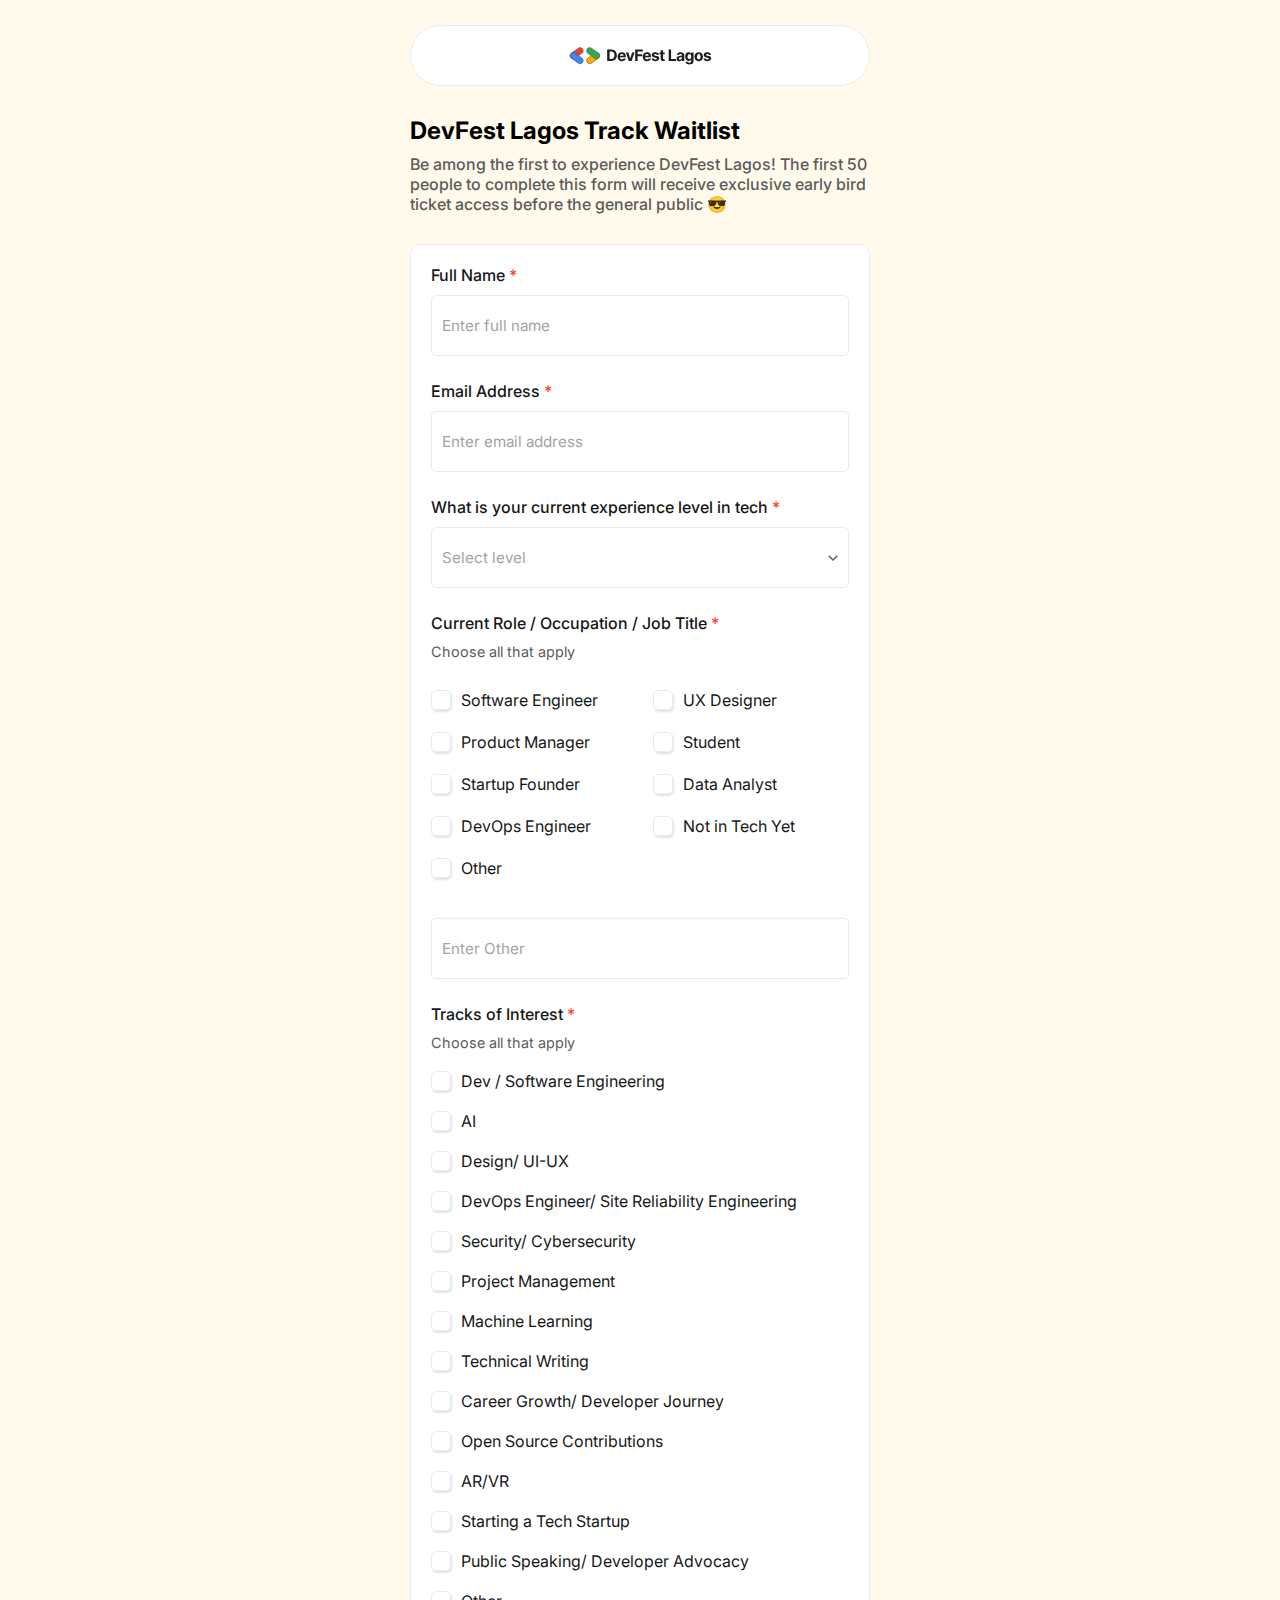
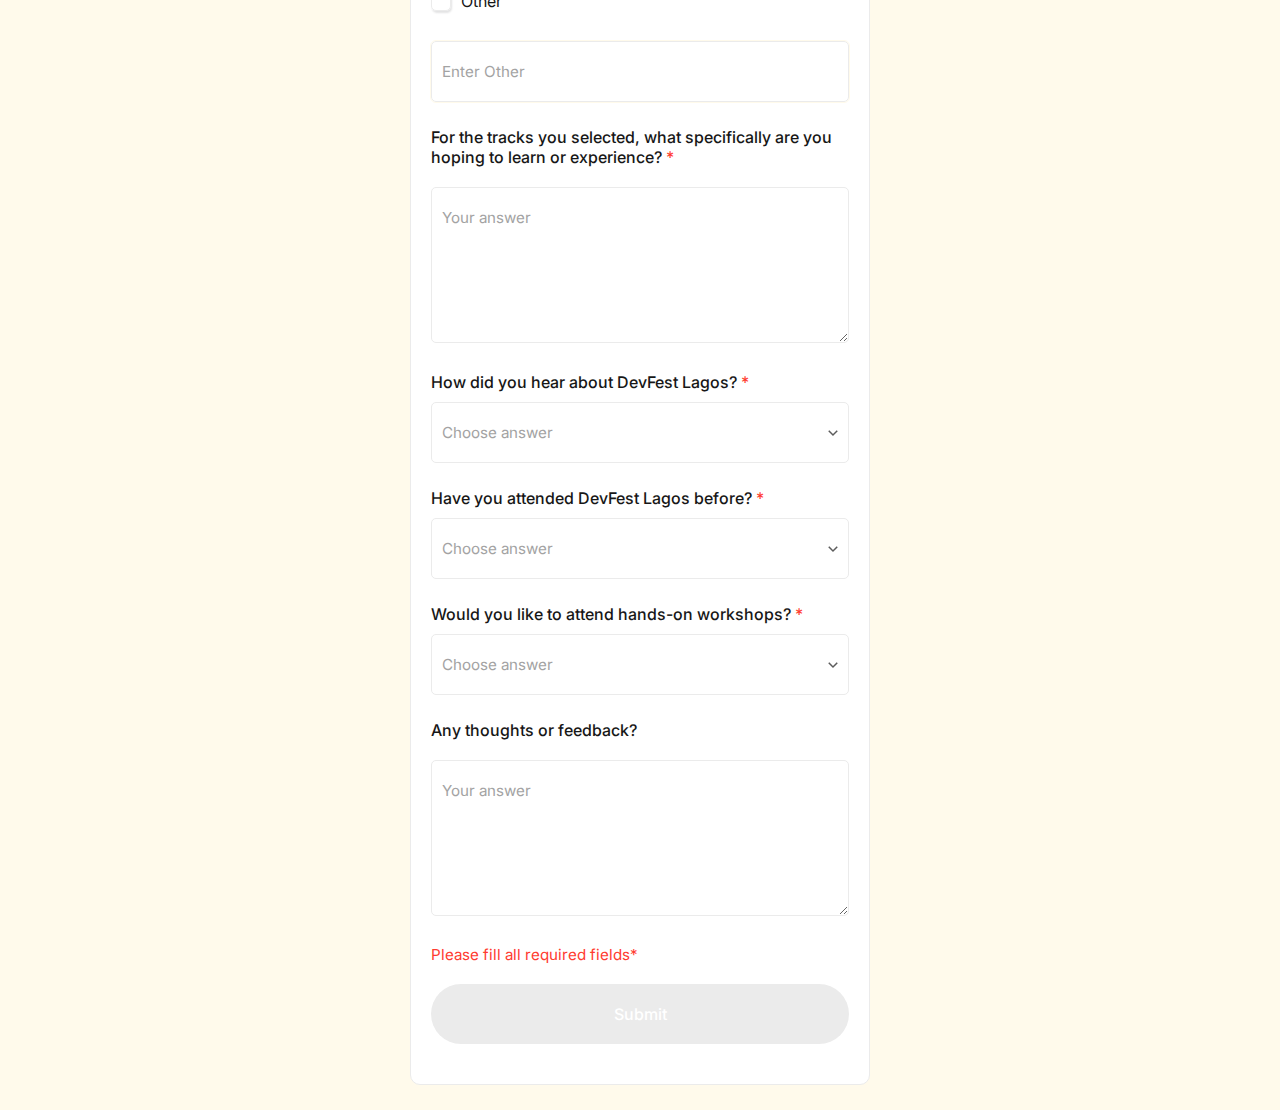
<file: index.html>
<!DOCTYPE html>
<html lang="en">
  <head>
    <meta charset="UTF-8" />
    <meta name="viewport" content="width=device-width, initial-scale=1.0" />
    <link rel="stylesheet" href="styles.css" />
    <title>DevFest Lagos - Track Waitlist</title>
  </head>
  <body>
    <section class="form-body container main-form-body">
      <header>
        <img src="./assets/logo.svg" alt="DevFest Logo" class="logo" />
      </header>
      <h1>DevFest Lagos Track Waitlist</h1>
      <p>
        Be among the first to experience DevFest Lagos! The first 50 people to
        complete this form will receive exclusive early bird ticket access
        before the general public 😎
      </p>
      <form class="form main-form" id="form">
        <label for="full-name" class="main-label"
          >Full Name&nbsp;<span class="asterisk">*</span></label
        >
        <input
          type="text"
          id="full-name"
          name="full_name"
          class="main-input"
          placeholder="Enter full name"
          required
        />

        <label for="email" class="main-label"
          >Email Address&nbsp;<span class="asterisk">*</span></label
        >
        <input
          type="email"
          id="email
          "
          name="email"
          required
          class="main-input"
          placeholder="Enter email address"
        />
        <label for="exp-level" class="main-label"
          >What is your current experience level in tech&nbsp;<span
            class="asterisk"
            >*</span
          ></label
        >
        <div class="dropdown">
          <div class="dropdown-display main-input dropdown-arrow">
            <span class="input"> Select level</span>
            <input
              type="hidden"
              required
              name="experience_level"
              id="experience_level"
            />
            <img src="./assets/arrow-down.svg" alt="-" class="" />
          </div>
          <div class="main-input hide-dropdown dropdown-list">
            <p data-value="beginner">
              Beginner - 0-1 year experience, just starting out
            </p>
            <p data-value="mid-level">
              Mid-level - 1-4 years experience, comfortable with most tools
            </p>
            <p data-value="senior">
              Senior - 4+ years, possibly leading projects or mentoring others
            </p>
          </div>
        </div>
        <label for="role" class="main-label"
          >Current Role / Occupation / Job Title&nbsp;<span class="asterisk"
            >*</span
          ></label
        >
        <p>Choose all that apply</p>
        <div class="input-grid">
          <label for=""><input type="checkbox" /> Software Engineer</label>
        </div>
        <input
          type="text"
          placeholder="Enter Other"
          class="main-input input-disabled"
          disabled
        />
        <label for="role" class="main-label"
          >Tracks of Interest&nbsp;<span class="asterisk">*</span></label
        >
        <p>Choose all that apply</p>
        <div class="interest-list"></div>
        <input
          type="text"
          class="main-input"
          disabled
          placeholder="Enter Other"
        />
        <label for="" class="main-label"
          >For the tracks you selected, what specifically are you hoping to
          learn or experience?&nbsp;<span class="asterisk">*</span></label
        >
        <textarea
          class="main-input"
          name="learning_goals"
          id=""
          rows="6"
          placeholder="Your answer"
          required
        ></textarea>
        <label for="" class="main-label"
          >How did you hear about DevFest Lagos?&nbsp;<span class="asterisk"
            >*</span
          ></label
        >
        <div class="dropdown">
          <div class="dropdown-display main-input dropdown-arrow">
            <span class="input"> Choose answer</span>
            <input
              type="hidden"
              name="heard_about_source"
              required
              id="heard_about_source"
            />
            <img src="./assets/arrow-down.svg" alt="-" class="" />
          </div>
          <div class="main-input hide-dropdown dropdown-list zindex">
            <p data-value="twitter">Twitter/X</p>
            <p data-value="whatsapp">Whatsapp Group</p>
            <p data-value="instagram">Instagram</p>
            <p data-value="friend-or-colleague">Friend or colleague</p>
            <p data-value="gdg-lagos-community">GDG Lagos community</p>
            <p data-value="email">Email</p>
            <p data-value="other">Other</p>
          </div>
        </div>
        <label for="" class="main-label"
          >Have you attended DevFest Lagos before?&nbsp;<span class="asterisk"
            >*</span
          ></label
        >

        <div class="dropdown">
          <div class="dropdown-display main-input dropdown-arrow">
            <span class="input">Choose answer</span>
            <input
              type="hidden"
              name="previous_attendance"
              required
              id="previous_attendance"
            />
            <img src="./assets/arrow-down.svg" alt="-" class="" />
          </div>
          <div class="main-input hide-dropdown dropdown-list">
            <p data-value="yes">Yes</p>
            <p data-value="no">No</p>
          </div>
        </div>
        <label for="" class="main-label"
          >Would you like to attend hands-on workshops?&nbsp;<span
            class="asterisk"
            >*</span
          ></label
        >

        <div class="dropdown">
          <div class="dropdown-display main-input dropdown-arrow">
            <span class="input">Choose answer</span>
            <input
              type="hidden"
              name="attend_hands_on_workshops"
              id="attend_hands_on_workshops"
              required
            />
            <img src="./assets/arrow-down.svg" alt="-" class="" />
          </div>
          <div class="main-input hide-dropdown dropdown-list">
            <p data-value="yes">Yes</p>
            <p data-value="no">No</p>
            <p data-value="maybe">Maybe</p>
          </div>
        </div>
        <label for="" class="main-label">Any thoughts or feedback?</label>
        <textarea
          class="main-input"
          name="feedback_thoughts"
          id=""
          placeholder="Your answer"
          rows="6"
        ></textarea>

        <p class="error-msg hide">Please fill all required fields*</p>
        <button type="submit" disabled class="btn submit-btn">
          <div class="submit-wrapper">Submit</div>
        </button>
      </form>
    </section>
    <!-- Desktop Success View -->
    <section class="success-container desktop-view success-form-body hide">
      <div class="success-form">
        <img src="./assets/success-check.svg" alt="" />
        <h2>Submission Successful</h2>
        <p>
          You have successfully submitted your details. We will be in touch.
        </p>
      </div>
    </section>
    <!-- Mobile Success View -->
    <section class="form-body container hide success-form-body">
      <header>
        <img src="./assets/logo.svg" alt="DevFest Logo" class="logo" />
      </header>
      <form
        action="
"
        class="form success-form"
      >
        <img src="./assets/success-check.svg" alt="" />
        <h2>Submission Successful</h2>
        <p>
          You have successfully submitted your details. We will be in touch.
        </p>
      </form>
    </section>
    <script src="app.js"></script>
  </body>
</html>
</file>
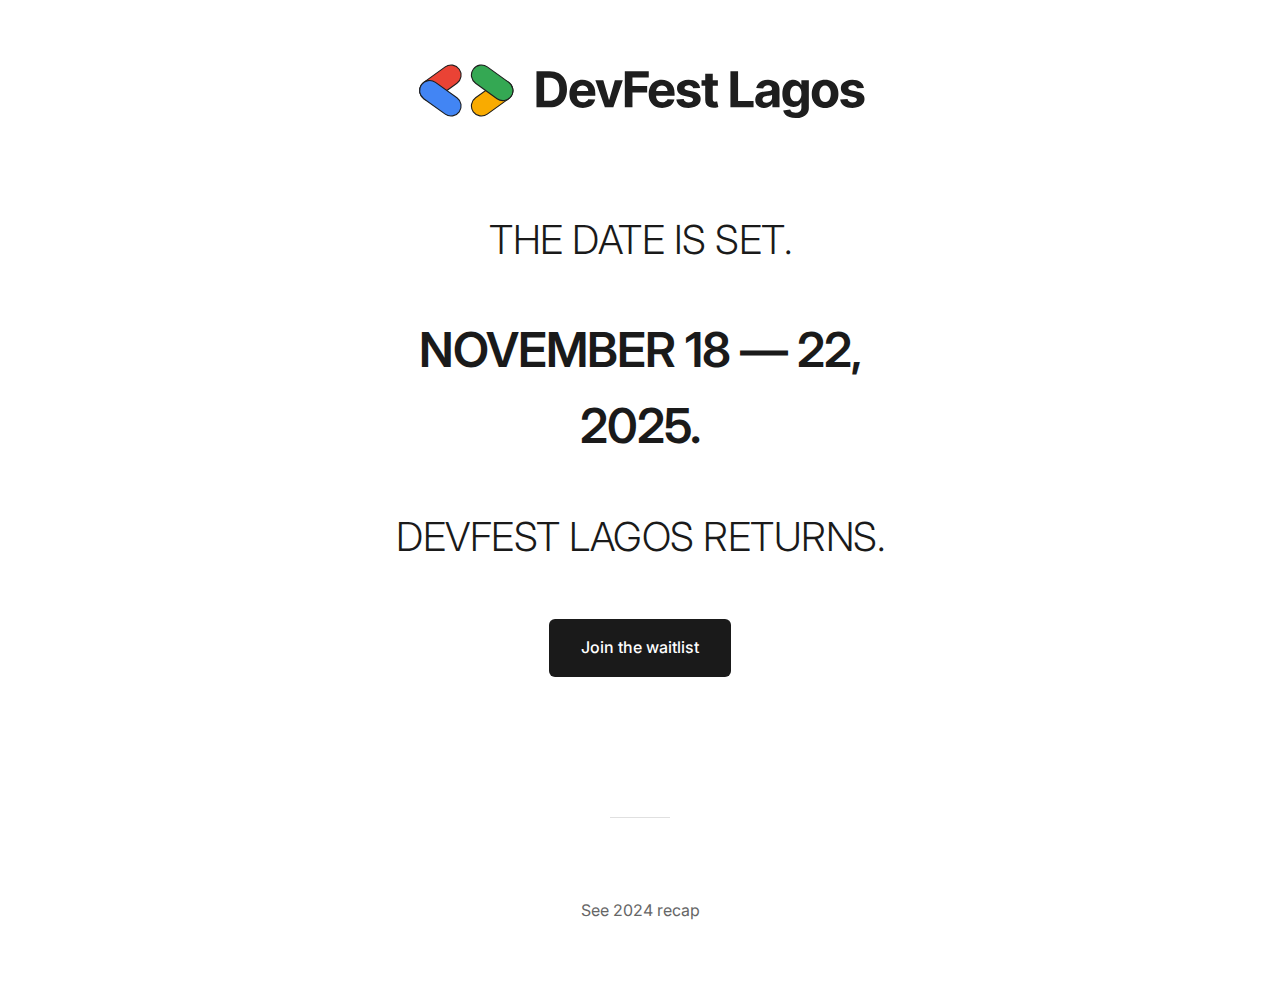
<file: draft.html>
<!DOCTYPE html>
<html lang="en">
<head>
    <meta charset="UTF-8">
    <meta name="viewport" content="width=device-width, initial-scale=1.0">
    <title>DevFest Lagos 2025 - The Date is Set</title>
    <link href="https://fonts.googleapis.com/css2?family=Inter:wght@300;400;500;600&display=swap" rel="stylesheet">
    <style>
        * {
            margin: 0;
            padding: 0;
            box-sizing: border-box;
        }

        body {
            font-family: 'Inter', -apple-system, BlinkMacSystemFont, 'Segoe UI', Roboto, sans-serif;
            background: #ffffff;
            min-height: 100vh;
            display: flex;
            align-items: center;
            justify-content: center;
            color: #1a1a1a;
            line-height: 1.6;
        }

        .container {
            text-align: center;
            max-width: 600px;
            padding: 60px 20px;
        }

        .logo {
            margin-bottom: 80px;
        }

        .logo img {
            height: 60px;
            width: auto;
        }

        .announcement {
            margin-bottom: 60px;
        }

        .announcement h2 {
            font-size: 2.5rem;
            font-weight: 300;
            color: #1a1a1a;
            margin-bottom: 20px;
            letter-spacing: -0.5px;
        }

        .date {
            font-size: 3rem;
            font-weight: 600;
            color: #1a1a1a;
            margin: 40px 0;
            letter-spacing: -1px;
        }

        .subtitle {
            font-size: 2.5rem;
            font-weight: 300;
            color: #1a1a1a;
            letter-spacing: -0.5px;
            margin-bottom: 50px;
        }

        .waitlist-button {
            background: #1a1a1a;
            color: white;
            border: none;
            padding: 16px 32px;
            font-size: 1rem;
            font-weight: 500;
            border-radius: 6px;
            cursor: pointer;
            transition: all 0.2s ease;
            text-decoration: none;
            display: inline-block;
            margin-bottom: 80px;
        }

        .waitlist-button:hover {
            background: #333;
            transform: translateY(-1px);
        }

        .recap-section {
            display: flex;
            justify-content: center;
            gap: 60px;
            margin-top: 80px;
        }

        .recap-link {
            text-decoration: none;
            color: #666;
            font-weight: 400;
            font-size: 1rem;
            padding-bottom: 2px;
            border-bottom: 1px solid transparent;
            transition: all 0.2s ease;
        }

        .recap-link:hover {
            color: #1a1a1a;
            border-bottom-color: #1a1a1a;
        }

        .divider {
            width: 60px;
            height: 1px;
            background: #e0e0e0;
            margin: 60px auto;
        }

        @media (max-width: 768px) {
            .announcement h2 {
                font-size: 2rem;
            }
            
            .date {
                font-size: 2.2rem;
            }
            
            .subtitle {
                font-size: 2rem;
            }
            
            .recap-section {
                flex-direction: column;
                gap: 30px;
                align-items: center;
            }
        }

        @media (max-width: 480px) {
            .container {
                padding: 40px 20px;
            }
            
            .announcement h2 {
                font-size: 1.8rem;
            }
            
            .date {
                font-size: 1.8rem;
            }
            
            .subtitle {
                font-size: 1.8rem;
            }
            
            .logo img {
                height: 50px;
            }
            
            .waitlist-button {
                padding: 14px 28px;
                font-size: 0.9rem;
            }
        }
    </style>
</head>
<body>
    <div class="container">
        <div class="logo">
            <img src="./assets/logo.svg" alt="DevFest Lagos">
        </div>
        
        <div class="announcement">
            <h2>THE DATE IS SET.</h2>
            <div class="date">NOVEMBER 18 — 22, 2025.</div>
            <div class="subtitle">DEVFEST LAGOS RETURNS.</div>
            
            <a href="/waitlist" class="waitlist-button">Join the waitlist</a>
        </div>
        
        <div class="divider"></div>
        
        <div class="recap-section">
            <a href="https://2024.devfestlagos.com" target="_blank" rel="noopener noreferrer" class="recap-link">
                See 2024 recap
            </a>
        </div>
    </div>
</body>
</html>
</file>
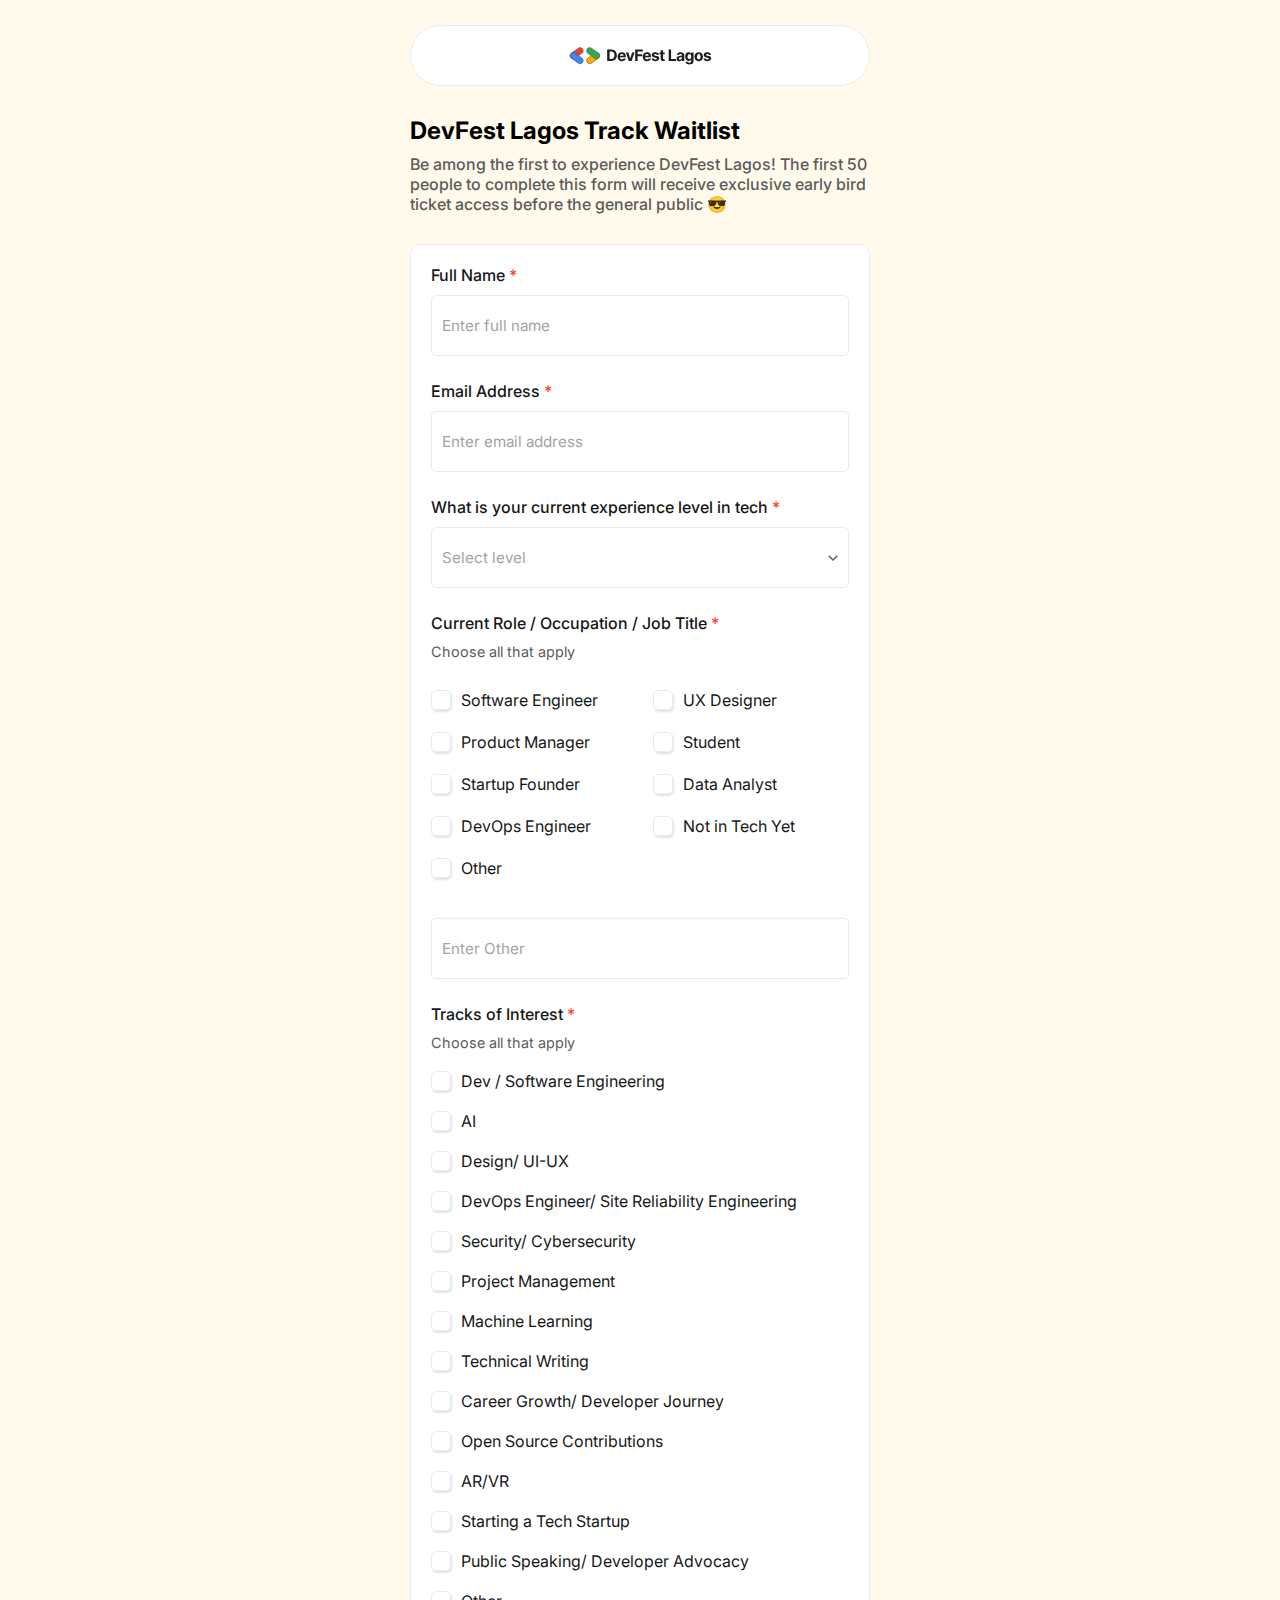
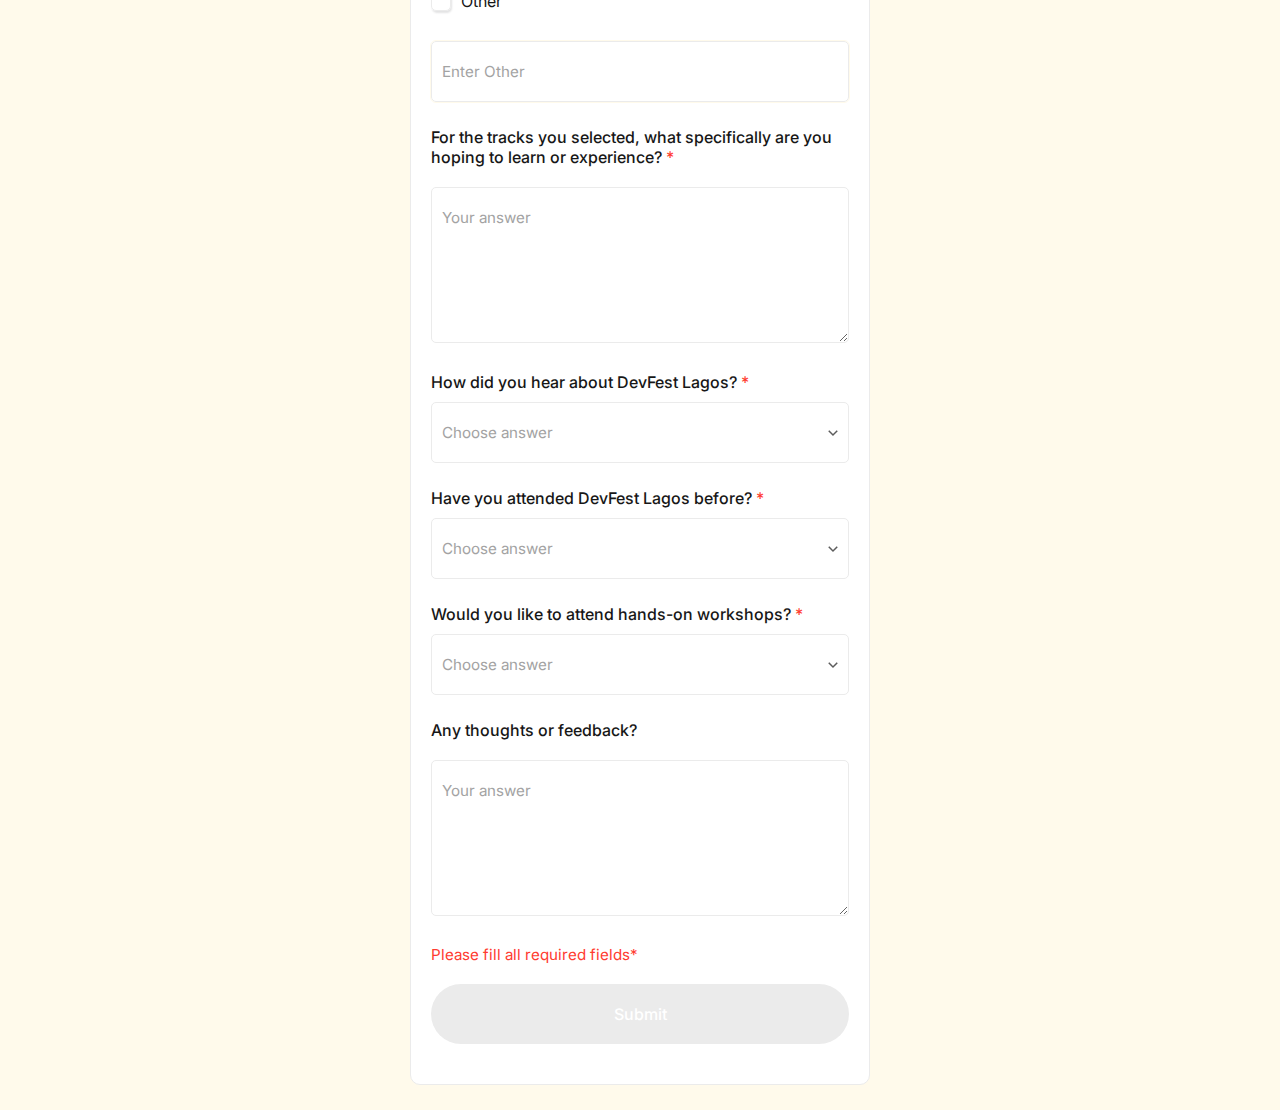
<file: waitlist.html>
<!DOCTYPE html>
<html lang="en">
  <head>
    <meta charset="UTF-8" />
    <meta name="viewport" content="width=device-width, initial-scale=1.0" />
    <link rel="stylesheet" href="styles.css" />
    <title>DevFest Lagos - Track Waitlist</title>
  </head>
  <body>
    <section class="form-body container main-form-body">
      <header>
        <img src="./assets/logo.svg" alt="DevFest Logo" class="logo" />
      </header>
      <h1>DevFest Lagos Track Waitlist</h1>
      <p>
        Be among the first to experience DevFest Lagos! The first 50 people to
        complete this form will receive exclusive early bird ticket access
        before the general public 😎
      </p>
      <form class="form main-form" id="form">
        <label for="full-name" class="main-label"
          >Full Name&nbsp;<span class="asterisk">*</span></label
        >
        <input
          type="text"
          id="full-name"
          name="full_name"
          class="main-input"
          placeholder="Enter full name"
          required
        />

        <label for="email" class="main-label"
          >Email Address&nbsp;<span class="asterisk">*</span></label
        >
        <input
          type="email"
          id="email
          "
          name="email"
          required
          class="main-input"
          placeholder="Enter email address"
        />
        <label for="exp-level" class="main-label"
          >What is your current experience level in tech&nbsp;<span
            class="asterisk"
            >*</span
          ></label
        >
        <div class="dropdown">
          <div class="dropdown-display main-input dropdown-arrow">
            <span class="input"> Select level</span>
            <input
              type="hidden"
              required
              name="experience_level"
              id="experience_level"
            />
            <img src="./assets/arrow-down.svg" alt="-" class="" />
          </div>
          <div class="main-input hide-dropdown dropdown-list">
            <p data-value="beginner">
              Beginner - 0-1 year experience, just starting out
            </p>
            <p data-value="mid-level">
              Mid-level - 1-4 years experience, comfortable with most tools
            </p>
            <p data-value="senior">
              Senior - 4+ years, possibly leading projects or mentoring others
            </p>
          </div>
        </div>
        <label for="role" class="main-label"
          >Current Role / Occupation / Job Title&nbsp;<span class="asterisk"
            >*</span
          ></label
        >
        <p>Choose all that apply</p>
        <div class="input-grid">
          <label for=""><input type="checkbox" /> Software Engineer</label>
        </div>
        <input
          type="text"
          placeholder="Enter Other"
          class="main-input input-disabled"
          disabled
        />
        <label for="role" class="main-label"
          >Tracks of Interest&nbsp;<span class="asterisk">*</span></label
        >
        <p>Choose all that apply</p>
        <div class="interest-list"></div>
        <input
          type="text"
          class="main-input"
          disabled
          placeholder="Enter Other"
        />
        <label for="" class="main-label"
          >For the tracks you selected, what specifically are you hoping to
          learn or experience?&nbsp;<span class="asterisk">*</span></label
        >
        <textarea
          class="main-input"
          name="learning_goals"
          id=""
          rows="6"
          placeholder="Your answer"
          required
        ></textarea>
        <label for="" class="main-label"
          >How did you hear about DevFest Lagos?&nbsp;<span class="asterisk"
            >*</span
          ></label
        >
        <div class="dropdown">
          <div class="dropdown-display main-input dropdown-arrow">
            <span class="input"> Choose answer</span>
            <input
              type="hidden"
              name="heard_about_source"
              required
              id="heard_about_source"
            />
            <img src="./assets/arrow-down.svg" alt="-" class="" />
          </div>
          <div class="main-input hide-dropdown dropdown-list zindex">
            <p data-value="twitter">Twitter / X</p>
            <p data-value="whatsapp">Whatsapp Group</p>
            <p data-value="instagram">Instagram</p>
            <p data-value="friend-or-colleague">Friend or colleague</p>
            <p data-value="gdg-lagos-community">GDG Lagos community</p>
            <p data-value="email">Email</p>
            <p data-value="other">Other</p>
          </div>
        </div>
        <label for="" class="main-label"
          >Have you attended DevFest Lagos before?&nbsp;<span class="asterisk"
            >*</span
          ></label
        >

        <div class="dropdown">
          <div class="dropdown-display main-input dropdown-arrow">
            <span class="input">Choose answer</span>
            <input
              type="hidden"
              name="previous_attendance"
              required
              id="previous_attendance"
            />
            <img src="./assets/arrow-down.svg" alt="-" class="" />
          </div>
          <div class="main-input hide-dropdown dropdown-list">
            <p data-value="yes">Yes</p>
            <p data-value="no">No</p>
          </div>
        </div>
        <label for="" class="main-label"
          >Would you like to attend hands-on workshops?&nbsp;<span
            class="asterisk"
            >*</span
          ></label
        >

        <div class="dropdown">
          <div class="dropdown-display main-input dropdown-arrow">
            <span class="input">Choose answer</span>
            <input
              type="hidden"
              name="attend_hands_on_workshops"
              id="attend_hands_on_workshops"
              required
            />
            <img src="./assets/arrow-down.svg" alt="-" class="" />
          </div>
          <div class="main-input hide-dropdown dropdown-list">
            <p data-value="yes">Yes</p>
            <p data-value="no">No</p>
            <p data-value="maybe">Maybe</p>
          </div>
        </div>
        <label for="" class="main-label">Any thoughts or feedback?</label>
        <textarea
          class="main-input"
          name="feedback_thoughts"
          id=""
          placeholder="Your answer"
          rows="6"
        ></textarea>

        <p class="error-msg hide">Please fill all required fields*</p>
        <button type="submit" disabled class="btn submit-btn">
          <div class="submit-wrapper">Submit</div>
        </button>
      </form>
    </section>
    <!-- Desktop Success View -->
    <section class="success-container desktop-view success-form-body hide">
      <div class="success-form">
        <img src="./assets/success-check.svg" alt="" />
        <h2>Submission Successful</h2>
        <p>
          You have successfully submitted your details. We will be in touch.
        </p>
      </div>
    </section>
    <!-- Mobile Success View -->
    <section class="form-body container hide success-form-body">
      <header>
        <img src="./assets/logo.svg" alt="DevFest Logo" class="logo" />
      </header>
      <form
        action="
"
        class="form success-form"
      >
        <img src="./assets/success-check.svg" alt="" />
        <h2>Submission Successful</h2>
        <p>
          You have successfully submitted your details. We will be in touch.
        </p>
      </form>
    </section>
    <script src="app.js"></script>
  </body>
</html>
</file>
<file: styles.css>
@import url('https://fonts.googleapis.com/css2?family=Inter:ital,opsz,wght@0,14..32,100..900;1,14..32,100..900&display=swap');

:root {
    --primary-100: #fffaeb;

    --black: #000;
    --white: #ffff;
    --red-900: #FF3B30;
    --gray-100: #D1D1D1;
    --gray-200: #EBEBEB;
    --gray-400: #A3A3A3;
    --gray-600: #5C5C5C;
    --gray-800: #111111;
    --strong-950: #171717;
    --yellow-600: #F6B51E;
    --secondary-300: #16266452;
    --max-width: 500px;
}

* {
    margin: 0;
    padding: 0;
    box-sizing: border-box;
    font-family: "Inter", sans-serif;
}

body {
    background-color: var(--primary-100);


}

input,
textarea,
select {
    -webkit-appearance: none;
    -moz-appearance: none;
    appearance: none;
    outline: none;
}

input:-webkit-autofill,
input:-webkit-autofill:focus,
input:-webkit-autofill:hover,
input:-webkit-autofill:active {
    box-shadow: 0 0 0 1000px transparent inset !important;
    -webkit-box-shadow: 0 0 0 1000px transparent inset !important;
    -webkit-text-fill-color: #000 !important;
    background-color: transparent !important;
    transition: background-color 9999s ease-out;
}

.container {
    margin: auto;
    max-width: var(--max-width);
}

section.form-body {
    padding: 25px 20px;
    min-height: 100vh;
    width: 100vw;
}

header {
    background-color: var(--white);
    padding: 20px;
    border: 1px solid var(--gray-200);
    border-radius: 60px;
    display: flex;
    align-items: center;
    justify-content: center;
    margin-bottom: 30px;
}

.close-btn {
    background-color: transparent;
    border: 0;
    display: flex;
    align-items: center;
    gap: 5px;
    font-size: 1.1rem;
    color: var(--gray-800);
}

.close-btn img {
    width: 20px;
}

.form-body h1 {
    font-size: 1.5rem;
    margin-bottom: 9px;
    color: var(--black);
}

.form-body>p {
    font-size: 1rem;
    color: var(--gray-600);
    font-weight: 500;
    margin-bottom: 30px;
}

form {
    border: 1px solid var(--gray-200);
    background-color: var(--white);
    border-radius: 10px;
    padding: 20px;
}

.asterisk {
    color: var(--red-900);
}

.main-label {
    display: block;
    font-weight: 500;
    margin-bottom: 10px;
    color: var(--strong-950);

}

.main-input {
    width: 100%;
    border: 1px solid var(--gray-200);
    border-radius: 5px;
    padding: 20px 10px;
    min-height: 10px;
    background-color: transparent;
    color: var(--black);
    margin-bottom: 25px;

}

input,
textarea {
    font-size: 0.95rem;


}

.main-input:focus {
    outline: 1px solid var(--primary-100);
}

.main-input:disabled {
    outline: 1px solid var(--primary-100);
}

.main-input::placeholder {
    color: var(--gray-400);

}



input:disabled {
    background-color: transparent;
    color: var(--black);
}

.main-label+p {
    color: var(--gray-600);
    font-size: 0.9rem;
    margin-bottom: 20px;

}

.main-input>span {
    margin: 0;
    width: 100%;
    padding: 0;
    font-size: 0.95rem;
    color: var(--gray-400);
}

.input-grid {
    display: grid;
    grid-template-columns: auto auto;
    gap: 2px 0px;
    margin: 20px 0;
    margin-bottom: 30px;
}

.interest-list {
    margin: 20px 0;
    margin-bottom: 30px;

}

.interest-list label,
.input-grid label {
    display: flex;
    align-items: center;
    gap: 10px;
    margin: 10px 0;
    width: 100%;
    color: var(--strong-950);
}

.interest-list label {
    margin: 20px 0;
}


textarea {
    margin-top: 10px;
}

input[type=checkbox] {



    box-shadow: 1px 2px 2px #1B1C1D1F;
    appearance: none;
    width: 20px;
    height: 20px;
    aspect-ratio: 1;
    border: 1px solid var(--gray-200);
    border-radius: 5px;

}

.dropdown {
    position: relative;
}

.dropdown-display {
    display: flex;
    align-items: center;
    gap: 5px;
    cursor: pointer;
}

.dropdown-list {
    cursor: pointer;
    position: absolute;
    background-color: var(--white);
    z-index: 1;
    left: 0;
    top: 70px;

}

.zindex {
    z-index: 2;
}

.dropdown-display input {
    border: 0;
    width: 100%;
    outline: none;
}

.dropdown-display+div.main-input {
    padding: 8px 0;
}

div.main-input>p {
    padding: 10px 10px;
    font-size: 0.95rem;
}

.active {
    background-color: var(--primary-100);
}

.btn {
    background-color: var(--yellow-600);
    color: var(--white);
    border-radius: 100px;
    border: 0;
    width: 100%;
    font-size: 1rem;
    padding: 20px 10px;
    font-weight: 500;
    margin: 20px 0;
}

.btn:disabled {
    background-color: var(--gray-200);
    cursor: not-allowed;
}

.hide-dropdown {
    display: none;
}

input[type=checkbox] {
    position: relative;
}

input[type=checkbox]:checked {
    background-color: var(--yellow-600);
    box-shadow: -2px 2px 2px var(--secondary-300) inset;

}

input[type=checkbox]:checked::after {
    content: '';
    position: absolute;
    top: 3px;
    left: 6px;
    width: 4px;
    height: 8px;
    border: solid white;
    border-width: 0 2px 2px 0;
    transform: rotate(45deg);
}

.success-container {
    position: fixed;
    top: 0;
    left: 0;
    right: 0;
    bottom: 0;

    background-color: rgba(0, 0, 0, 0.6);
    display: grid;
    place-content: center;
}

.success-form {
    background-color: var(--white);
    padding: 40px 30px;
    border-radius: 20px;
    width: 100%;
    height: 100%;

}

.success-form img {
    margin: 15px auto;
    display: flex;
    margin-top: 0;
    width: 150px;
}

.success-form h2,
.success-form p {
    text-align: center;
}

.success-form p {
    color: var(--gray-600);
    font-size: 0.95rem;
    margin: 10px;
}


.desktop-view {
    display: none;
}

.error-msg {
    color: var(--red-900);
    font-size: 0.95rem;
}

@media (max-width:350px) {
    .input-grid {
        grid-template-columns: 1fr;
    }
}

@media (min-width:760px) {
    .desktop-view {
        display: grid;
    }

    .success-form {
        max-width: 400px;
        max-height: 400px;
    }
}

@media (hover:hover) {
    input:hover {
        opacity: 0.8;
    }
}

.hide {
    display: none;
}

input:-webkit-autofill {
    box-shadow: 0 0 0 1000px transparent inset !important;
    -webkit-box-shadow: 0 0 0 1000px transparent inset !important;
    -webkit-text-fill-color: #000 !important;
    background-color: transparent !important;
}
</file>
